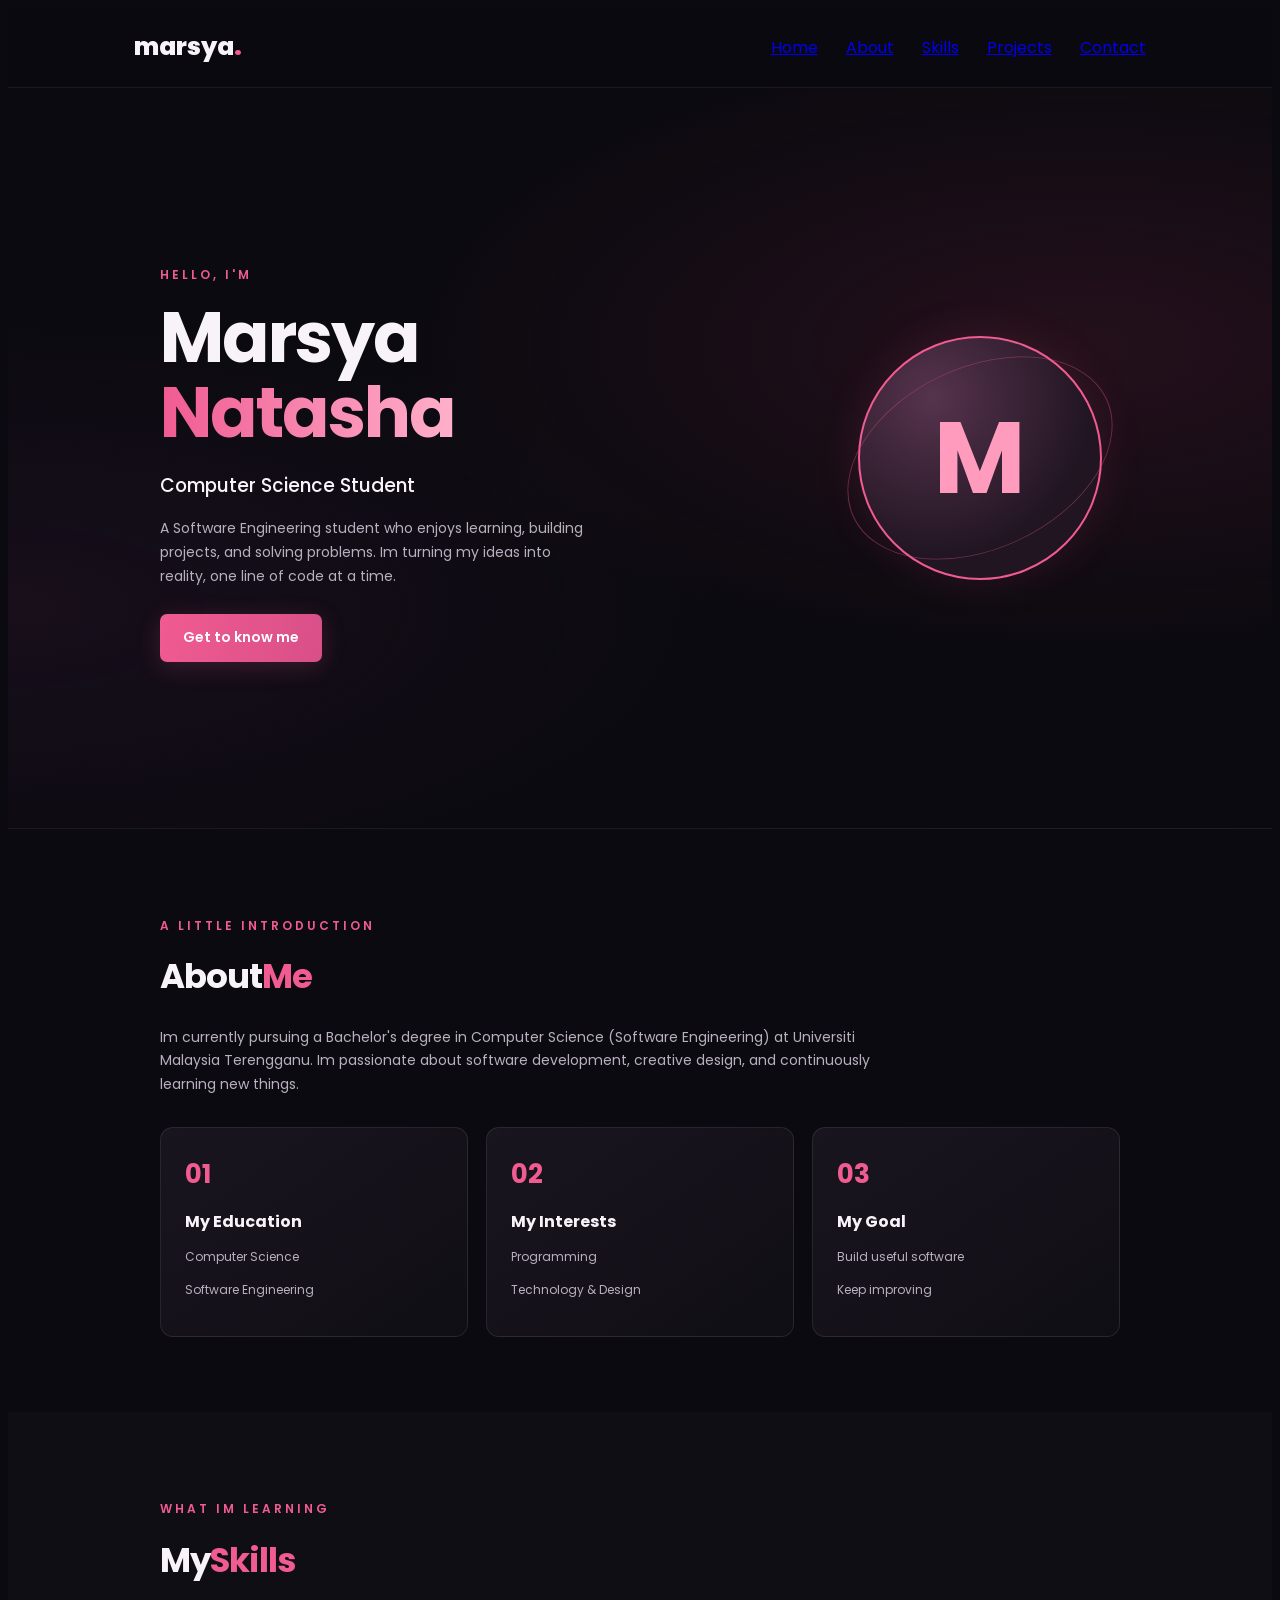
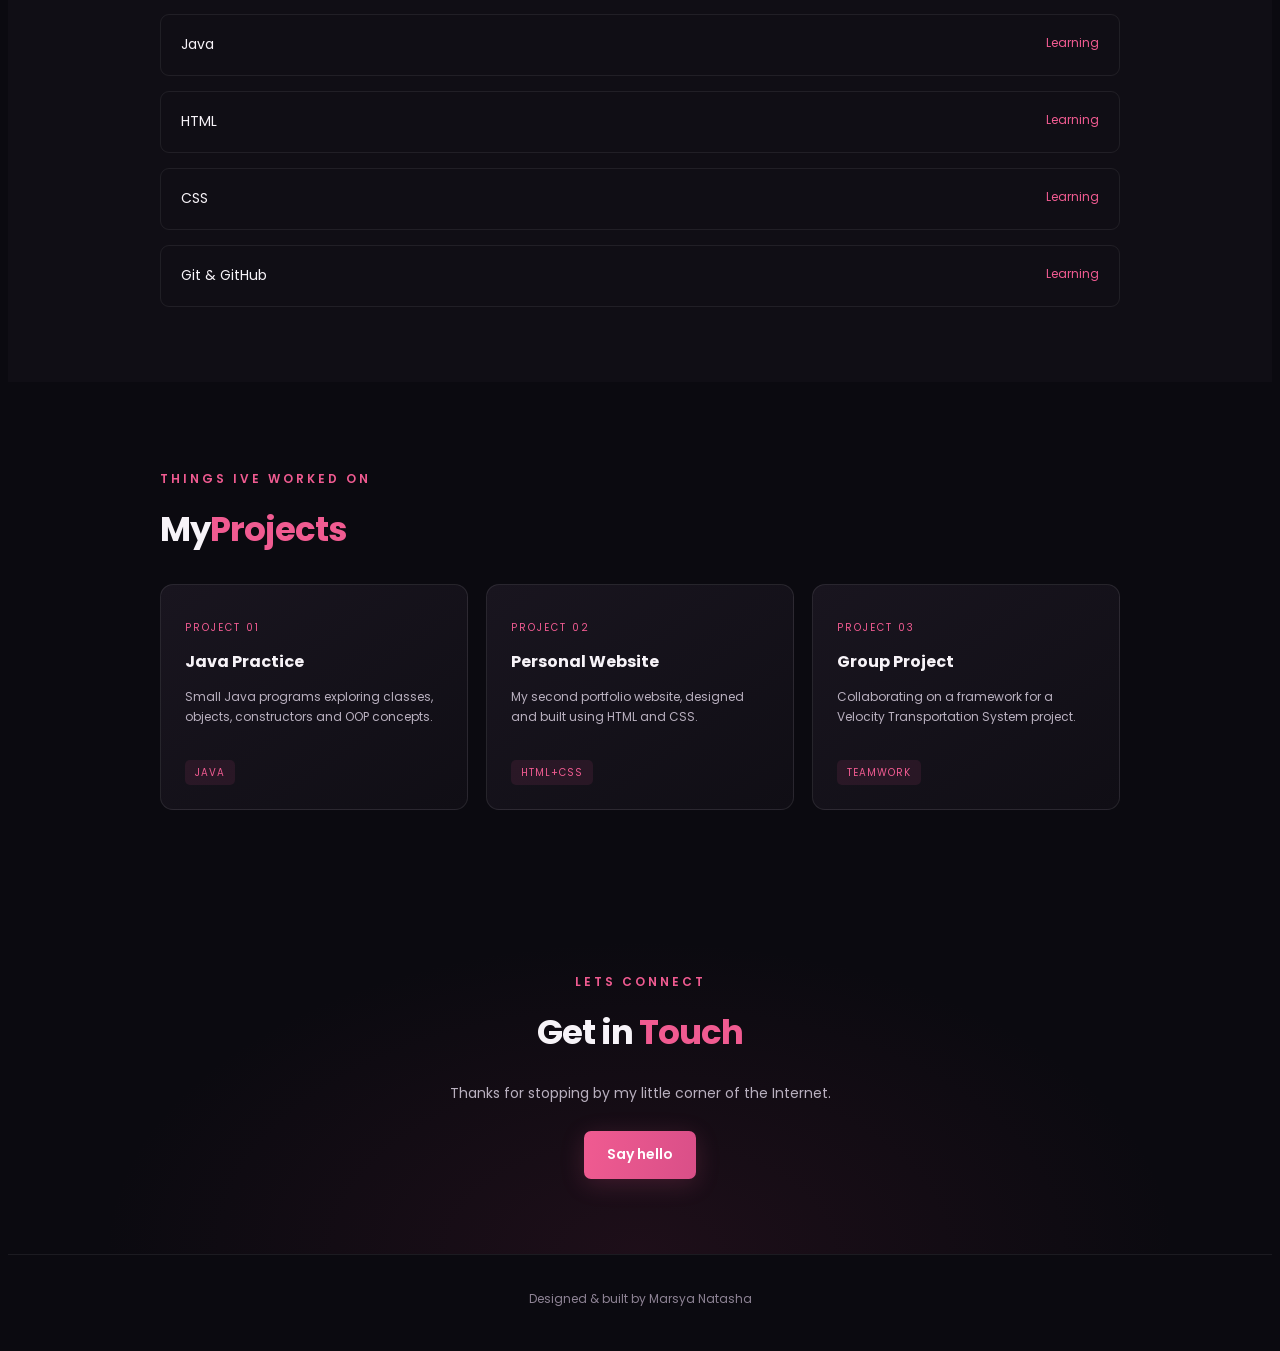
<file: Personal Website #2/index.html>
<!DOCTYPE html>
<html lang="en">
    <head>
        <meta charset="UTF-8">
        <meta name="viewport" content="width=device-width,initial-scale=1.0">
        <title>Marsya | My Portfolio</title>
        <link rel="stylesheet" href="style.css">
    </head>
    <body>
        <nav class="navbar">
            <a href="#home" class="logo">marsya<span>.</span></a>

            <div class="nav-links">
                <a href="#home">Home</a>
                <a href="#about">About</a>
                <a href="#skills">Skills</a>
                <a href="#projects">Projects</a>
                <a href="#contact">Contact</a>
            </div>
        </nav>
        <main>
            <section id="home" class="hero">
                <div class="hero-text">
                    <p class="pink-text">HELLO, I'M</p>
                    <h1>Marsya<br><span>Natasha</span></h1>
                    <h3>Computer Science Student</h3>

                    <p  class="description">
                        A Software Engineering student who enjoys learning, building projects, 
                        and solving problems. Im turning my ideas into reality,
                        one line of code at a time.
                    </p>

                    <a href="#about" class="button">Get to know me </a>

                </div>

                <div class="profile">
                    <div class="profile-circle">
                        <span>M</span>
                    </div>
                    <div class="orbit"></div>
                </div>
            </section>

            <section id="about" class="section">
                <p class="pink-text">A LITTLE INTRODUCTION</p>
                <h2>About<span>Me</span></h2>

                <p class="about-text">
                    Im currently pursuing a Bachelor's degree in Computer Science (Software Engineering)
                    at Universiti Malaysia Terengganu. Im passionate about software development, creative 
                    design, and continuously learning new things.
                </p>

                <div class="info-grid">
                    <div class="info-card">
                        <span class="symbol">01</span>
                        <h3>My Education</h3>
                        <p>Computer Science</p>
                        <p>Software Engineering</p>
                    </div>

                    <div class="info-card">
                        <span class="symbol">02</span>
                        <h3>My Interests</h3>
                        <p>Programming</p>
                        <p>Technology & Design</p>
                    </div>

                    <div class="info-card">
                        <span class="symbol">03</span>
                        <h3>My Goal</h3>
                        <p>Build useful software</p>
                        <p>Keep improving</p>
                    </div>
                </div>
            </section>

            <section id="skills" class="section">
                <p class="pink-text">WHAT IM LEARNING</p>
                <h2>My<span>Skills</span></h2>

                <div class="skills-list">
                    <div class="skill">Java <span>Learning</span></div>
                    <div class="skill">HTML <span>Learning</span></div>
                    <div class="skill">CSS <span>Learning</span></div>
                    <div class="skill">Git & GitHub <span>Learning</span></div>
                </div>
            </section>

            <section id="projects" class="section">
                <p class="pink-text">THINGS IVE WORKED ON</p>
                <h2>My<span>Projects</span></h2>

                <div class="project-grid">
                    <div class="project-card">
                        <p class="project-number">PROJECT 01</p>
                        <h3>Java Practice</h3>
                        <p>
                            Small Java programs exploring classes, objects, constructors
                            and OOP concepts.
                        </p>
                        <span class="tag">JAVA</span>
                    </div>

                    <div class="project-card">
                        <p class="project-number">PROJECT 02</p>
                        <h3>Personal Website</h3>
                        <p>
                            My second portfolio website, designed and built using HTML and CSS.
                        </p>
                        <span class="tag">HTML+CSS</span>
                    </div>

                    <div class="project-card">
                        <p class="project-number">PROJECT 03</p>
                        <h3>Group Project</h3>
                        <p>
                            Collaborating on a framework for a Velocity Transportation System project.
                        </p>
                        <span class="tag">TEAMWORK</span>

                    </div>
                </div>
            </section>

            <section id="contact" class="section contact">
                <p class="pink-text">LETS CONNECT</p>
                <h2>Get in <span>Touch</span></h2>
                <p>Thanks for stopping by my little corner of the Internet.</p>
                <a href="mailto:marsyanatasha18@gmail.com" class="button">
                    Say hello
                </a>
            </section>
        </main>

        <footer>
            <p>Designed & built by Marsya Natasha</p>
        </footer>
    </body>
</html>
</file>
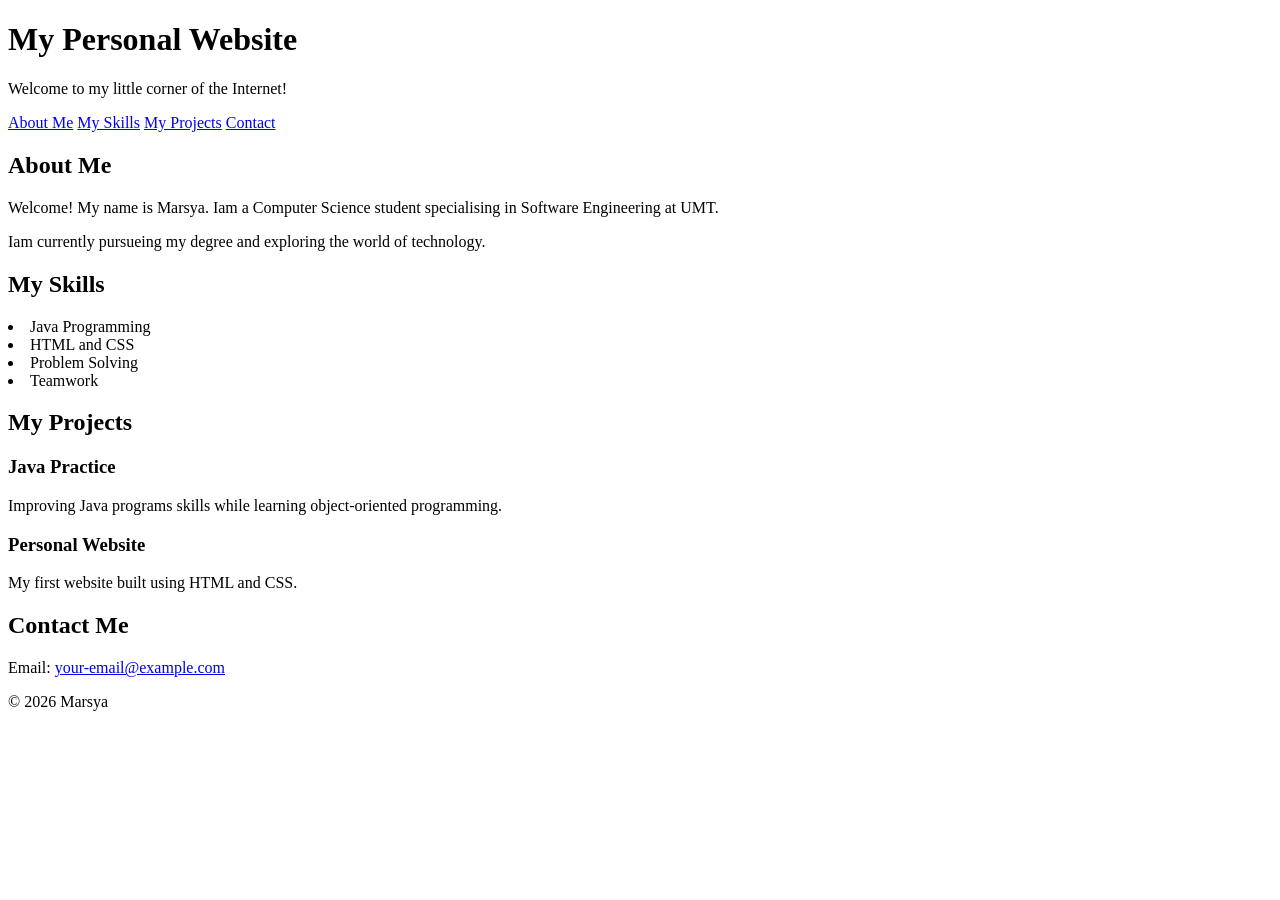
<file: Personal Website/index.html>
<!DOCTYPE html>
<html lang="en">
<head>
    <meta charset="UTF-8">
    <meta name="viewport" content="width=device-width, initial-scale=1.0">
    <title>My Personal Website</title>

    <link rel="styelsheet" href="style.css">
</head>
<body>
    <header>
        <h1>My Personal Website</h1>
        <p>Welcome to my little corner of the Internet!</p>

    </header>

    <nav>
        <a href="#about">About Me</a>
        <a href="#skills">My Skills</a>
        <a href="#projects">My Projects</a>
        <a href="#contact">Contact</a>
    </nav>

    <main>
        <section id="about">
            <h2>About Me</h2>
            <p>
                Welcome! My name is Marsya. Iam a Computer Science student 
                specialising in Software Engineering at UMT.
            </p>
            <p>
                Iam currently pursueing my degree and exploring the world of technology.
            </p>
        </section>

        <section id="skills">
            <h2>My Skills</h2>
            <ui>
                <li>Java Programming</li>
                <li>HTML and CSS</li>
                <li>Problem Solving</li>
                <li>Teamwork</li>
            </ui>
        </section>

        <section id="projects">
            <h2>My Projects</h2>

            <h3>Java Practice</h3>
            <p>
                Improving Java programs skills while learning 
                object-oriented programming.
            </p>

            <h3>Personal Website</h3>
            <p>
                My first website built using HTML and CSS.
            </p>
        </section>

        <section id="contact">
            <h2>Contact Me</h2>
            <p>
                Email:
                <a href="marsyanatasha18@gamil.com">
                    your-email@example.com
                </a>
            </p>
        </section>
    </main>

    <footer>
        <p>&copy; 2026 Marsya</p>
    </footer>
</body>

</html>
</file>
<file: Personal Website #2/style.css>
@import url('https://fonts.googleapis.com/css2?family=Poppins:wght@300;400;500;600;700;800&display=swap');

:root {

    --background:#0b0a10;
    --card:#15121b;
    --pink:#f05b91;
    --light-pink:#ff9cbd;
    --text: #f7f3f8;
    --muted: #b9b0bf;
}

body{
    font-family:'Poppins',Arial,sans-serif;
    background:var(--background);
    color:var(--text);
    line-height:1.7;
}

span{
    color:var(--pink);
}

.navbar{
    display: flex;
    justify-content: space-between;
    align-items:center;
    padding:18px 10%;
    position:sticky;
    top:0;
    z-index:10;
    background:rgba(11,10,16,0.94);
    border-bottom:1px solid #ffffff12;
    backdrop-filter:blur(12px);
}

.logo{
    font-size:25px;
    font-weight:800;
    color:var(--text);
    text-decoration: none;
}

.nav-links{
    display:flex;
    gap:28px;
}

.nav-links a:hover{
    color:var(--pink);
}

.hero{
    min-height:570px;
    padding:85px 12%;
    display:flex;
    align-items:center;
    justify-content : space-between;
    gap:50px;
    overflow:hidden;
    background:
    radial-gradient(ellipse at 85% 35%,#70213f40,transparent 45%),
    radial-gradient(ellipse at 0% 70%,#48204435,transparent 40%);
    border-bottom:1px solid #ffffff12;

}

.herotext{
    max-width:520px;
}
.pink-text{
    color:var(--pink);
    font-size:12px;
    font-weight:600;
    letter-spacing: 3px;
}

.hero h1{
    line-height:1.08;
    font-size:clamp(44px,6vw,70px);
    margin :14px 0;
    letter-spacing: -2px;
}

.hero h1 span{
    background: linear-gradient(90deg,#f05b91,#ffb0cb);
    -webkit-background-clip:text;
    background-clip: text;
    color:transparent;
}

.hero h3{
    font-weight:500;
    margin-bottom:16px;
}

.description{
    color:var(--muted);
    font-size:14px;
    max-width:430px;
    margin-bottom:25px;
}

.button{
    display:inline-block;
    background:linear-gradient(100deg,#f05b91,#d94f88);
    color:white;
    padding:12px 23px;
    border-radius:7px;
    text-decoration:none;
    font-size:14px;
    font-weight:600;
    box-shadow:0 5px 25px #f05b9130;
    transition:0.3s;

}

.button:hover{
    transform: translateY(-4px);
    box-shadow:0 8px 30px #f05b9155;

}

.mini-text{
    font-size:10px;
    letter-spacing:1.5px;
    color:#8e8395;
    margin-top:28px;
}

.profile{
    position: relative;
    flex-shrink:0;
    width:280px;
    height:280px;
    display:grid;
    place-items:center;
}

.profile-circle{
    width:240px;
    height:240px;
    border-radius:50%;
    display:grid;
    place-items:center;
    background:
    radial-gradient(circle at 30% 25%,#56334d,#211522 65%);
    border: 2px solid var(--pink);
    box-shadow:0 0 45px #f05b9120;
}

.profile-circle span{
    font-size: 100px;
    font-weight:700;
    color:var(--light-pink);
}

.orbit{
    position:absolute;
    inset:0;
    border: 1px solid #f05b9160;
    border-radius:50%;
    transform: rotate(-25deg) scaleY(0.65);
}

.section{
    padding:75px 12%;
    scroll-margin-top: 75px;
}

.section h2{
    font-size:34px;
    margin: 5px 0 20px;
    letter-spacing:-1px;
}

.about-text{
    color:var(--muted);
    max-width:720px;
    font-size:14px;
}

.info-grid{
    display:grid;
    grid-template-columns:repeat(3, 1fr);
    gap:18px;
    margin-top:30px;
}

.info-card,
.project-card{
    padding:24px;
    border:1px solid #ffffff17;
    border-radius:13px;
    background: linear-gradient(145deg,#19151f,#100e15);
    transition:0.3s;
}

.info-card:hover,
.project-card:hover{
    transform:translateY(-6px);
    border-color:#f05b9170;
    box-shadow:0 10px 30px #00000030;
}

.symbol{
    font-size:26px;
    font-weight:700;
    color:var(--pink);
}

.info-card h3,
.project-card h3{
    font-size:16px;
    margin:12px 0 8px;
}

.info-card p,
.project-card > p:not(.project-number){
    color:var(--muted);
    font-size:12px;
}

#skills{
    background:#100e15;
}

.skills-list{
    display:grid;
    grid-template-columns:repeat (2,1fr);
    gap:15px;
    margin-top : 25px;
}

.skill{
    padding:18px 20px;
    background: var (--card);
    border:1px solid #ffffff12;
    border-radius: 9px;
    font-size:14px;
}

.skill span {
    float:right;
    font-size:12px;
}

.project-grid{
    display:grid;
    grid-template-columns: repeat(3,minmax(0,1fr));
    gap:18px;
    margin-top:25px;
}

.project-card{
    min-width:0;
}

.project-number{
    font-size:10px;
    letter-spacing:2px;
    color:var(--pink);
}

.tag{
    display:inline-block;
    margin-top:20px;
    padding:4px 10px;
    border-radius:5px;
    background: #f05b9118;
    font-size:10px;
    letter-spacing: 1px;

}

.contact{
    text-align:center;
    background:
    radial-gradient(ellipse at 50% 100%,#65203c35, transparent 60%);
}

.contact>p:not(.pink-text){
    color:var(--muted);
    font-size:14px;
    margin-bottom:25px;

}

footer{
    padding:22px;
    text-align: center;
    color: #8e8395;
    font-size:12px;
    border-top: 1px solid #ffffff12;
}

@media(max-width:750px){
    .navbar{
        flex-direction:column;
        gap:12px;
        padding:15px 5%;
    }

    .nav-links{
        gap:14px;
        flex-wrap:wrap;
        justify-content:center;
    }

    .hero{
        flex-direction:column-reverse;
        text-align:center;
        padding:55px 7%;
        gap :25px;
    }

    .description{
        margin-left:auto;
        margin-right: auto;
    }

    .profile{
        width:220px;
        height:220px;
    }
    .profile-circle{
        width:185px;
        height:185px;
    }

    .profile-circle span {
        font-size:75px;
    }
    .section{
        padding : 55px 7%;
    }

    .info-grid,
    .project-grid,
    .skills-list{
        grid-template-columns : 1fr;
    }
}
</file>
<file: Personal Website/style.css>
/*General styling*/
body{
    font-family:Arial,sans-serif;
    margin:0;
    background-color:#f5f5f5;
    color:#333333;
    line-height:1.6;
}

/*Website heading*/
header{
    background-color:#483548;
    color:white;
    text-align:center;
    padding:30px 20px;
}

/*Navigation bar*/
nav{
    background-color:#302430;
    text-align:center;
    padding: 15px;
}
nav a{
    color:white;
    text-decoration: none;
    margin: 0 12px;
}

nav a:hover {
    color: #e8b9d0;
} 

/*Content sections*/
section{
    background-color: white;
    margin : 25px auto;
    padding:25px;
    max-width:800px;
    border-radius: 8px;
}

/*section headings*/
h2 {
    color:#704b68;
}

/*Footer*/
footer{
    background-color: #302430;
    color:white;
    text-align: center;
    padding:15px;
}

/*Mobile-friendly navigation*/
@media (max-width:600px){
    nav a {
        display: inline-block;
        margin:5px 8px;
    }
    section{
        margin:15px;
        padding:20px;
    }
}
</file>
